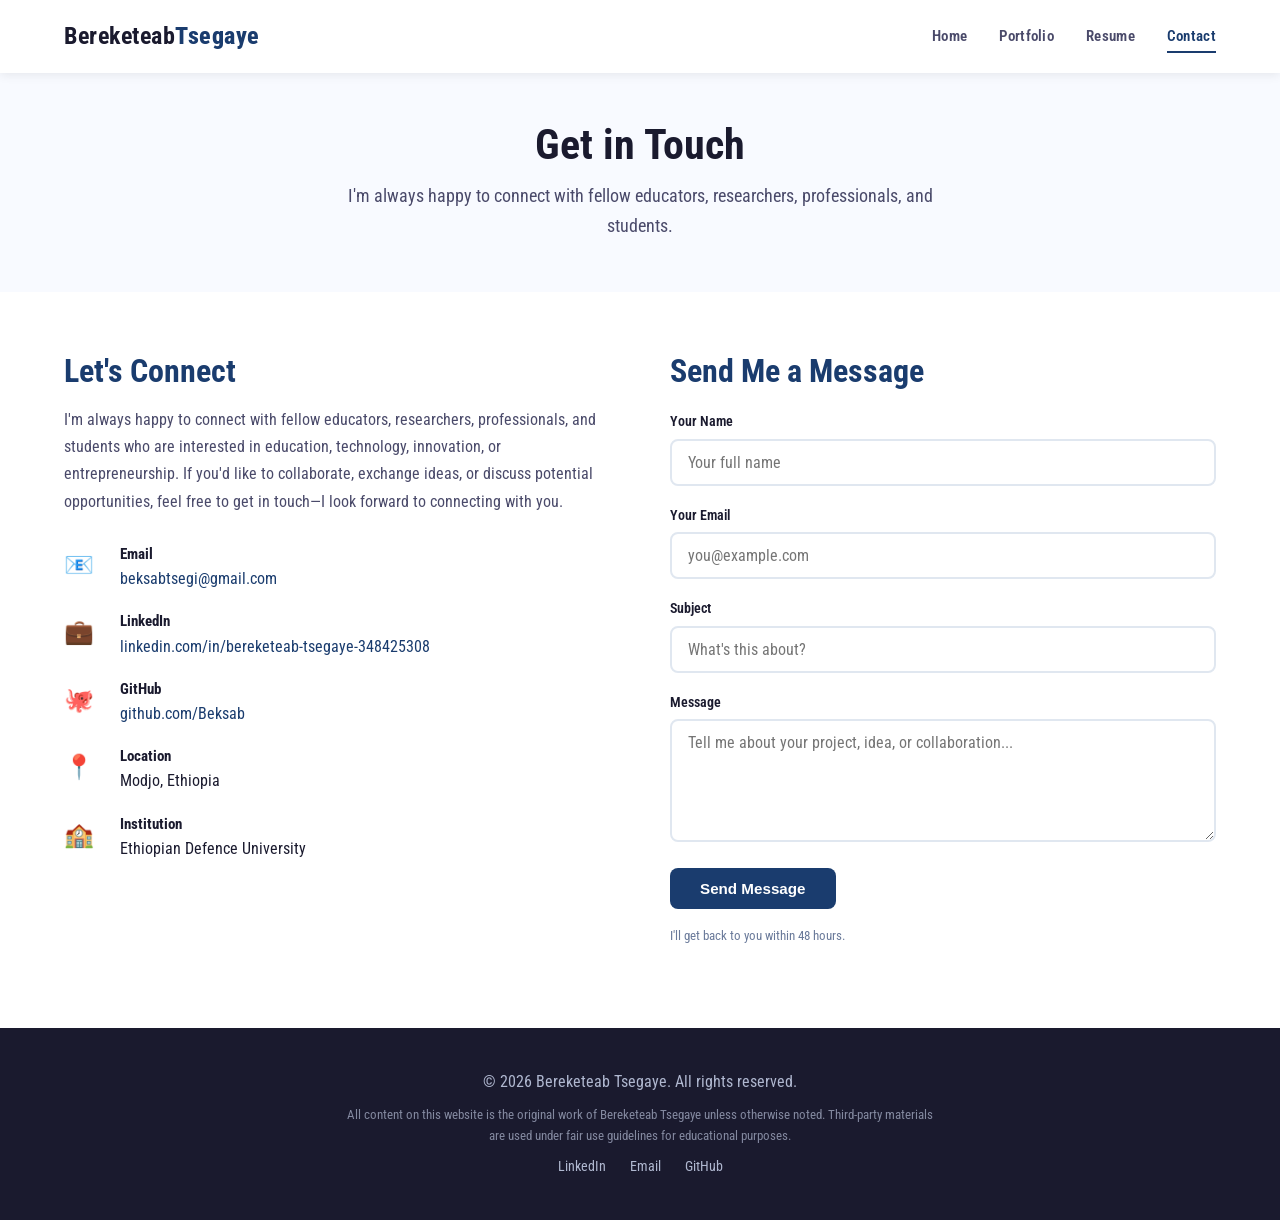
<file: contact.html>
<!DOCTYPE html>
<html lang="en">
<head>
    <meta charset="UTF-8" />
    <meta name="viewport" content="width=device-width, initial-scale=1.0" />
    <title>Contact | Bereketeab Tsegaye</title>
    <link rel="stylesheet" href="css/style.css" />
    <link href="https://fonts.googleapis.com/css2?family=Roboto+Condensed:wght@300;400;600;700&display=swap" rel="stylesheet" />
</head>
<body>

<!-- ===== SCROLL PROGRESS BAR ===== -->
<div class="progress-bar" id="scrollProgress"></div>

<!-- ===== NAVIGATION ===== -->
<header>
    <nav class="navbar">
        <div class="container nav-container">
            <a href="index.html" class="logo">Bereketeab<span>Tsegaye</span></a>
            <ul class="nav-menu">
                <li><a href="index.html">Home</a></li>
                <li><a href="portfolio.html">Portfolio</a></li>
                <li><a href="resume.html">Resume</a></li>
                <li><a href="contact.html" class="active">Contact</a></li>
            </ul>
            <div class="hamburger">
                <span></span>
                <span></span>
                <span></span>
            </div>
        </div>
    </nav>
</header>

<!-- ===== PAGE HEADER ===== -->
<section class="page-header">
    <div class="container">
        <h1>Get in Touch</h1>
        <p>I'm always happy to connect with fellow educators, researchers, professionals, and students.</p>
    </div>
</section>

<!-- ===== CONTACT CONTENT ===== -->
<section class="contact-section">
    <div class="container">
        <div class="contact-grid">

            <!-- Contact Information -->
            <div class="contact-info">
                <h2>Let's Connect</h2>
                <p>I'm always happy to connect with fellow educators, researchers, professionals, and students who are interested in education, technology, innovation, or entrepreneurship. If you'd like to collaborate, exchange ideas, or discuss potential opportunities, feel free to get in touch—I look forward to connecting with you.</p>

                <div class="contact-item">
                    <span class="contact-icon">📧</span>
                    <div>
                        <h4>Email</h4>
                        <p><a href="mailto:beksabtsegi@gmail.com">beksabtsegi@gmail.com</a></p>
                    </div>
                </div>

                <div class="contact-item">
                    <span class="contact-icon">💼</span>
                    <div>
                        <h4>LinkedIn</h4>
                        <p><a href="https://www.linkedin.com/in/bereketeab-tsegaye-348425308" target="_blank">linkedin.com/in/bereketeab-tsegaye-348425308</a></p>
                    </div>
                </div>

                <div class="contact-item">
                    <span class="contact-icon">🐙</span>
                    <div>
                        <h4>GitHub</h4>
                        <p><a href="https://github.com/Beksab" target="_blank">github.com/Beksab</a></p>
                    </div>
                </div>

                <div class="contact-item">
                    <span class="contact-icon">📍</span>
                    <div>
                        <h4>Location</h4>
                        <p>Modjo, Ethiopia</p>
                    </div>
                </div>

                <div class="contact-item">
                    <span class="contact-icon">🏫</span>
                    <div>
                        <h4>Institution</h4>
                        <p>Ethiopian Defence University</p>
                    </div>
                </div>
            </div>

            <!-- Contact Form -->
            <div class="contact-form">
                <h2>Send Me a Message</h2>
                <form action="#" method="POST">
                    <div class="form-group">
                        <label for="name">Your Name</label>
                        <input type="text" id="name" name="name" placeholder="Your full name" required />
                    </div>
                    <div class="form-group">
                        <label for="email">Your Email</label>
                        <input type="email" id="email" name="email" placeholder="you@example.com" required />
                    </div>
                    <div class="form-group">
                        <label for="subject">Subject</label>
                        <input type="text" id="subject" name="subject" placeholder="What's this about?" />
                    </div>
                    <div class="form-group">
                        <label for="message">Message</label>
                        <textarea id="message" name="message" rows="5" placeholder="Tell me about your project, idea, or collaboration..." required></textarea>
                    </div>
                    <button type="submit" class="btn btn-primary">Send Message</button>
                </form>
                <p class="form-note"><small>I'll get back to you within 48 hours.</small></p>
            </div>

        </div>
    </div>
</section>

<!-- ===== FOOTER ===== -->
<footer>
    <div class="container footer-container">
        <p>&copy; <span id="year"></span> Bereketeab Tsegaye. All rights reserved.</p>
        <p class="footer-small">
            All content on this website is the original work of Bereketeab Tsegaye unless otherwise noted.
            Third-party materials are used under fair use guidelines for educational purposes.
        </p>
        <div class="footer-links">
            <a href="https://www.linkedin.com/in/bereketeab-tsegaye-348425308" target="_blank">LinkedIn</a>
            <a href="mailto:beksabtsegi@gmail.com">Email</a>
            <a href="https://github.com/Beksab" target="_blank">GitHub</a>
        </div>
    </div>
</footer>

<script>
    // ===== SCROLL PROGRESS BAR =====
    window.addEventListener('scroll', function() {
        const scrollTop = window.scrollY;
        const docHeight = document.documentElement.scrollHeight - window.innerHeight;
        const progress = (scrollTop / docHeight) * 100;
        document.getElementById('scrollProgress').style.width = progress + '%';
    });

    // ===== AUTO-UPDATING YEAR =====
    document.getElementById('year').textContent = new Date().getFullYear();

    // ===== MOBILE HAMBURGER MENU =====
    document.querySelector('.hamburger').addEventListener('click', function() {
        document.querySelector('.nav-menu').classList.toggle('active');
        this.classList.toggle('active');
    });
</script>

</body>
</html>
</file>
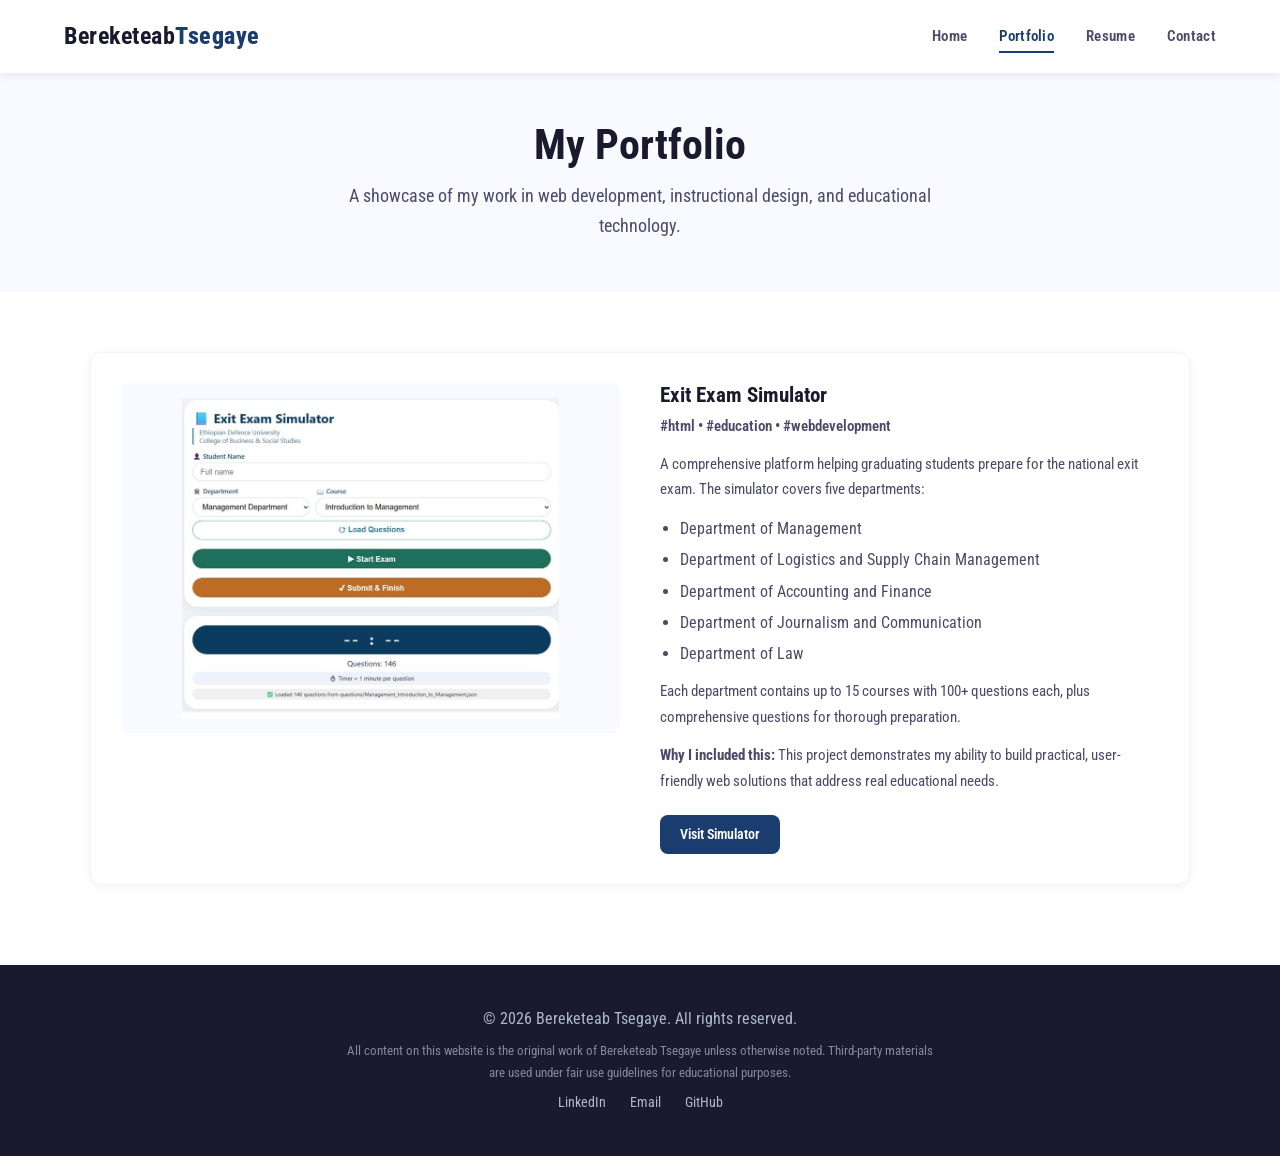
<file: portfolio.html>
<!DOCTYPE html>
<html lang="en">
<head>
    <meta charset="UTF-8" />
    <meta name="viewport" content="width=device-width, initial-scale=1.0" />
    <title>Portfolio | Bereketeab Tsegaye</title>
    <link rel="stylesheet" href="css/style.css" />
    <link href="https://fonts.googleapis.com/css2?family=Roboto+Condensed:wght@300;400;600;700&display=swap" rel="stylesheet" />
</head>
<body>

<!-- ===== SCROLL PROGRESS BAR ===== -->
<div class="progress-bar" id="scrollProgress"></div>

<!-- ===== NAVIGATION ===== -->
<header>
    <nav class="navbar">
        <div class="container nav-container">
            <a href="index.html" class="logo">Bereketeab<span>Tsegaye</span></a>
            <ul class="nav-menu">
                <li><a href="index.html">Home</a></li>
                <li><a href="portfolio.html" class="active">Portfolio</a></li>
                <li><a href="resume.html">Resume</a></li>
                <li><a href="contact.html">Contact</a></li>
            </ul>
            <div class="hamburger">
                <span></span>
                <span></span>
                <span></span>
            </div>
        </div>
    </nav>
</header>

<!-- ===== PAGE HEADER ===== -->
<section class="page-header">
    <div class="container">
        <h1>My Portfolio</h1>
        <p>A showcase of my work in web development, instructional design, and educational technology.</p>
    </div>
</section>

<!-- ===== PORTFOLIO SECTION ===== -->
<section class="portfolio-grid-section">
    <div class="container">
        <div class="portfolio-item featured-portfolio">

            <div class="portfolio-image">
                <img src="images/exit-exam-simulator.jpg" alt="Exit Exam Simulator Screenshot" />
            </div>

            <div class="portfolio-content">
                <h3>Exit Exam Simulator</h3>
                <p class="portfolio-tags">#html • #education • #webdevelopment</p>
                <p>A comprehensive platform helping graduating students prepare for the national exit exam. The simulator covers five departments:</p>
                <ul>
                    <li>Department of Management</li>
                    <li>Department of Logistics and Supply Chain Management</li>
                    <li>Department of Accounting and Finance</li>
                    <li>Department of Journalism and Communication</li>
                    <li>Department of Law</li>
                </ul>
                <p>Each department contains up to 15 courses with 100+ questions each, plus comprehensive questions for thorough preparation.</p>
                <p><strong>Why I included this:</strong> This project demonstrates my ability to build practical, user-friendly web solutions that address real educational needs.</p>
                <a href="https://beksab.github.io/EDU_CBSS_Exit_Exam/Exit_Exam_Simulator.html" target="_blank" class="btn btn-primary btn-small" style="margin-top: 8px;">Visit Simulator</a>
            </div>

        </div>
    </div>
</section>

<!-- ===== FOOTER ===== -->
<footer>
    <div class="container footer-container">
        <p>&copy; <span id="year"></span> Bereketeab Tsegaye. All rights reserved.</p>
        <p class="footer-small">
            All content on this website is the original work of Bereketeab Tsegaye unless otherwise noted.
            Third-party materials are used under fair use guidelines for educational purposes.
        </p>
        <div class="footer-links">
            <a href="https://www.linkedin.com/in/bereketeab-tsegaye-348425308" target="_blank">LinkedIn</a>
            <a href="mailto:beksabtsegi@gmail.com">Email</a>
            <a href="https://github.com/Beksab" target="_blank">GitHub</a>
        </div>
    </div>
</footer>

<script>
    // ===== SCROLL PROGRESS BAR =====
    window.addEventListener('scroll', function() {
        const scrollTop = window.scrollY;
        const docHeight = document.documentElement.scrollHeight - window.innerHeight;
        const progress = (scrollTop / docHeight) * 100;
        document.getElementById('scrollProgress').style.width = progress + '%';
    });

    // ===== AUTO-UPDATING YEAR =====
    document.getElementById('year').textContent = new Date().getFullYear();

    // ===== MOBILE HAMBURGER MENU =====
    document.querySelector('.hamburger').addEventListener('click', function() {
        document.querySelector('.nav-menu').classList.toggle('active');
        this.classList.toggle('active');
    });
</script>

</body>
</html>
</file>
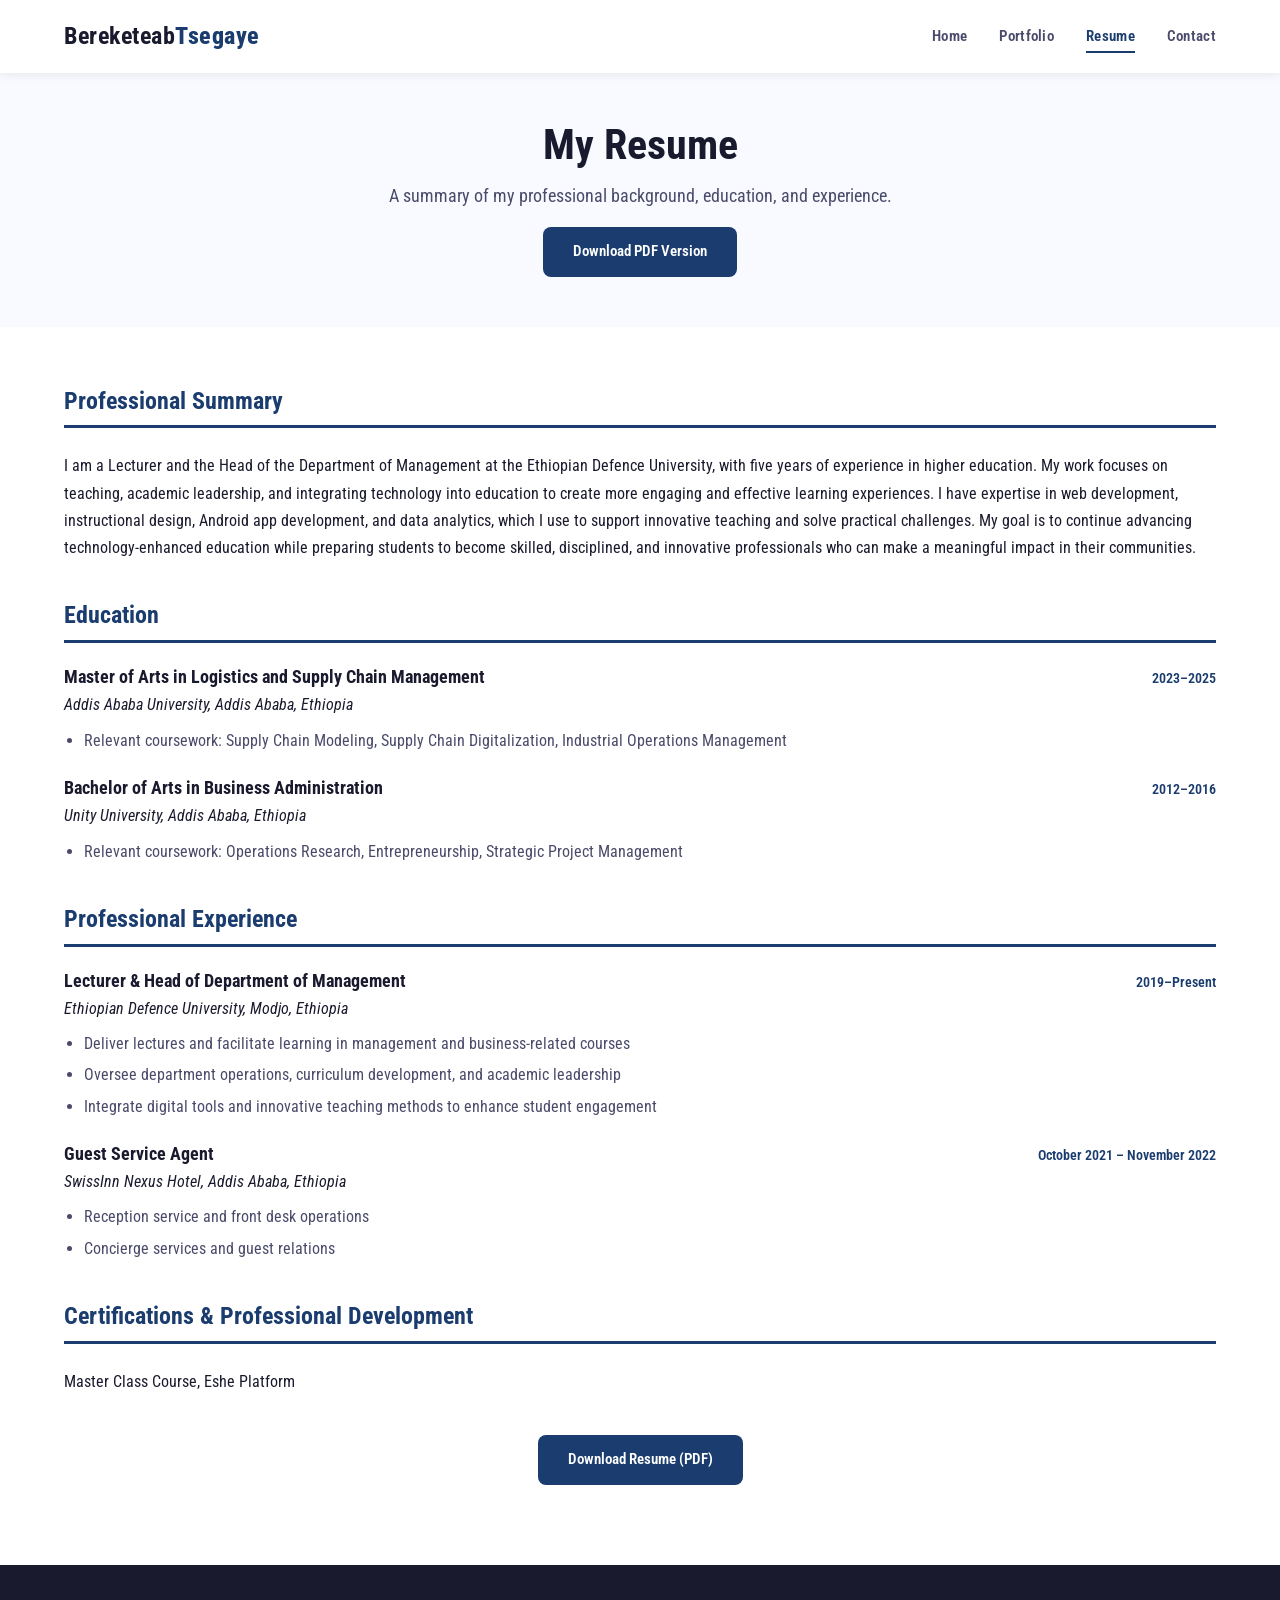
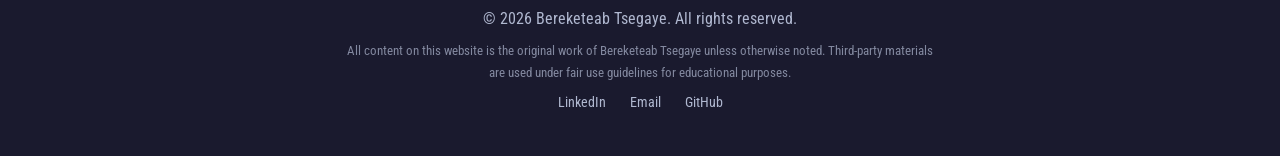
<file: resume.html>
<!DOCTYPE html>
<html lang="en">
<head>
    <meta charset="UTF-8" />
    <meta name="viewport" content="width=device-width, initial-scale=1.0" />
    <title>Resume | Bereketeab Tsegaye</title>
    <link rel="stylesheet" href="css/style.css" />
    <link href="https://fonts.googleapis.com/css2?family=Roboto+Condensed:wght@300;400;600;700&display=swap" rel="stylesheet" />
</head>
<body>

<!-- ===== SCROLL PROGRESS BAR ===== -->
<div class="progress-bar" id="scrollProgress"></div>

<!-- ===== NAVIGATION ===== -->
<header>
    <nav class="navbar">
        <div class="container nav-container">
            <a href="index.html" class="logo">Bereketeab<span>Tsegaye</span></a>
            <ul class="nav-menu">
                <li><a href="index.html">Home</a></li>
                <li><a href="portfolio.html">Portfolio</a></li>
                <li><a href="resume.html" class="active">Resume</a></li>
                <li><a href="contact.html">Contact</a></li>
            </ul>
            <div class="hamburger">
                <span></span>
                <span></span>
                <span></span>
            </div>
        </div>
    </nav>
</header>

<!-- ===== PAGE HEADER ===== -->
<section class="page-header">
    <div class="container">
        <h1>My Resume</h1>
        <p>A summary of my professional background, education, and experience.</p>
        <a href="assets/resume.pdf" class="btn btn-primary" style="margin-top: 15px;" download>Download PDF Version</a>
    </div>
</section>

<!-- ===== RESUME CONTENT ===== -->
<section class="resume-section">
    <div class="container">

        <!-- Professional Summary -->
        <div class="resume-block">
            <h2>Professional Summary</h2>
            <p>I am a Lecturer and the Head of the Department of Management at the Ethiopian Defence University, with five years of experience in higher education. My work focuses on teaching, academic leadership, and integrating technology into education to create more engaging and effective learning experiences. I have expertise in web development, instructional design, Android app development, and data analytics, which I use to support innovative teaching and solve practical challenges. My goal is to continue advancing technology-enhanced education while preparing students to become skilled, disciplined, and innovative professionals who can make a meaningful impact in their communities.</p>
        </div>

        <!-- Education -->
        <div class="resume-block">
            <h2>Education</h2>

            <div class="resume-item">
                <div class="resume-header">
                    <h3>Master of Arts in Logistics and Supply Chain Management</h3>
                    <span class="resume-date">2023–2025</span>
                </div>
                <p><em>Addis Ababa University, Addis Ababa, Ethiopia</em></p>
                <ul>
                    <li>Relevant coursework: Supply Chain Modeling, Supply Chain Digitalization, Industrial Operations Management</li>
                </ul>
            </div>

            <div class="resume-item">
                <div class="resume-header">
                    <h3>Bachelor of Arts in Business Administration</h3>
                    <span class="resume-date">2012–2016</span>
                </div>
                <p><em>Unity University, Addis Ababa, Ethiopia</em></p>
                <ul>
                    <li>Relevant coursework: Operations Research, Entrepreneurship, Strategic Project Management</li>
                </ul>
            </div>
        </div>

        <!-- Experience -->
        <div class="resume-block">
            <h2>Professional Experience</h2>

            <div class="resume-item">
                <div class="resume-header">
                    <h3>Lecturer &amp; Head of Department of Management</h3>
                    <span class="resume-date">2019–Present</span>
                </div>
                <p><em>Ethiopian Defence University, Modjo, Ethiopia</em></p>
                <ul>
                    <li>Deliver lectures and facilitate learning in management and business-related courses</li>
                    <li>Oversee department operations, curriculum development, and academic leadership</li>
                    <li>Integrate digital tools and innovative teaching methods to enhance student engagement</li>
                </ul>
            </div>

            <div class="resume-item">
                <div class="resume-header">
                    <h3>Guest Service Agent</h3>
                    <span class="resume-date">October 2021 – November 2022</span>
                </div>
                <p><em>SwissInn Nexus Hotel, Addis Ababa, Ethiopia</em></p>
                <ul>
                    <li>Reception service and front desk operations</li>
                    <li>Concierge services and guest relations</li>
                </ul>
            </div>
        </div>

        <!-- Certifications -->
        <div class="resume-block">
            <h2>Certifications &amp; Professional Development</h2>
            <ul>
                <li>Master Class Course, Eshe Platform</li>
            </ul>
        </div>

        <!-- Download Button -->
        <div class="text-center" style="margin-top: 40px;">
            <a href="assets/resume.pdf" class="btn btn-primary" download>Download Resume (PDF)</a>
        </div>

    </div>
</section>

<!-- ===== FOOTER ===== -->
<footer>
    <div class="container footer-container">
        <p>&copy; <span id="year"></span> Bereketeab Tsegaye. All rights reserved.</p>
        <p class="footer-small">
            All content on this website is the original work of Bereketeab Tsegaye unless otherwise noted.
            Third-party materials are used under fair use guidelines for educational purposes.
        </p>
        <div class="footer-links">
            <a href="https://www.linkedin.com/in/bereketeab-tsegaye-348425308" target="_blank">LinkedIn</a>
            <a href="mailto:beksabtsegi@gmail.com">Email</a>
            <a href="https://github.com/Beksab" target="_blank">GitHub</a>
        </div>
    </div>
</footer>

<script>
    // ===== SCROLL PROGRESS BAR =====
    window.addEventListener('scroll', function() {
        const scrollTop = window.scrollY;
        const docHeight = document.documentElement.scrollHeight - window.innerHeight;
        const progress = (scrollTop / docHeight) * 100;
        document.getElementById('scrollProgress').style.width = progress + '%';
    });

    // ===== AUTO-UPDATING YEAR =====
    document.getElementById('year').textContent = new Date().getFullYear();

    // ===== MOBILE HAMBURGER MENU =====
    document.querySelector('.hamburger').addEventListener('click', function() {
        document.querySelector('.nav-menu').classList.toggle('active');
        this.classList.toggle('active');
    });
</script>

</body>
</html>
</file>
<file: css/style.css>
/* ===== RESET & BASE ===== */
* {
    margin: 0;
    padding: 0;
    box-sizing: border-box;
}

body {
    font-family: 'Roboto Condensed', -apple-system, BlinkMacSystemFont, sans-serif;
    font-size: 16px;
    line-height: 1.7;
    color: #1a1a2e;
    background: #ffffff;
}

img {
    max-width: 100%;
    height: auto;
    display: block;
}

a {
    text-decoration: none;
    color: inherit;
}

ul {
    list-style: none;
}

.container {
    width: 100%;
    max-width: 1200px;
    margin: 0 auto;
    padding: 0 24px;
}

/* ===== SCROLL PROGRESS BAR ===== */
.progress-bar {
    position: fixed;
    top: 0;
    left: 0;
    width: 0%;
    height: 4px;
    background: #1a3c6e;
    z-index: 9999;
    transition: width 0.1s;
}

/* ===== TYPOGRAPHY ===== */
h1, h2, h3, h4 {
    font-weight: 700;
    line-height: 1.2;
    color: #1a1a2e;
}

h1 { font-size: 2.8rem; }
h2 { font-size: 2rem; }
h3 { font-size: 1.3rem; }

.section-title {
    text-align: center;
    font-size: 2.2rem;
    margin-bottom: 40px;
    position: relative;
}

.section-title::after {
    content: '';
    display: block;
    width: 60px;
    height: 4px;
    background: #1a3c6e;
    margin: 10px auto 0;
    border-radius: 2px;
}

/* ===== BUTTONS ===== */
.btn {
    display: inline-block;
    padding: 12px 30px;
    border-radius: 8px;
    font-weight: 600;
    font-size: 0.95rem;
    transition: all 0.3s ease;
    cursor: pointer;
    text-align: center;
    border: none;
}

.btn-primary {
    background: #1a3c6e;
    color: #fff;
}

.btn-primary:hover {
    background: #0f2a4f;
    transform: translateY(-2px);
    box-shadow: 0 6px 20px rgba(26, 60, 110, 0.3);
}

.btn-secondary {
    background: transparent;
    color: #1a3c6e;
    border: 2px solid #1a3c6e;
}

.btn-secondary:hover {
    background: #1a3c6e;
    color: #fff;
    transform: translateY(-2px);
}

.btn-small {
    padding: 8px 20px;
    font-size: 0.85rem;
}

.text-center {
    text-align: center;
}

.highlight {
    color: #1a3c6e;
}

/* ===== NAVIGATION ===== */
.navbar {
    position: fixed;
    top: 0;
    left: 0;
    width: 100%;
    background: #ffffff;
    box-shadow: 0 2px 10px rgba(0,0,0,0.08);
    z-index: 1000;
    padding: 16px 0;
}

.nav-container {
    display: flex;
    justify-content: space-between;
    align-items: center;
}

.logo {
    font-size: 1.5rem;
    font-weight: 700;
    color: #1a1a2e;
    letter-spacing: 0.5px;
}

.logo span {
    color: #1a3c6e;
    font-weight: 800;
}

.nav-menu {
    display: flex;
    gap: 32px;
    align-items: center;
}

.nav-menu a {
    font-weight: 600;
    color: #4a4a6a;
    padding: 6px 0;
    border-bottom: 2px solid transparent;
    transition: all 0.3s ease;
    font-size: 0.95rem;
    letter-spacing: 0.3px;
}

.nav-menu a:hover,
.nav-menu a.active {
    color: #1a3c6e;
    border-bottom-color: #1a3c6e;
}

.hamburger {
    display: none;
    flex-direction: column;
    gap: 6px;
    cursor: pointer;
}

.hamburger span {
    display: block;
    width: 28px;
    height: 3px;
    background: #1a1a2e;
    border-radius: 2px;
    transition: 0.3s ease;
}

/* Mobile Navigation */
@media (max-width: 768px) {
    .hamburger {
        display: flex;
    }

    .nav-menu {
        display: none;
        position: absolute;
        top: 100%;
        left: 0;
        width: 100%;
        background: #ffffff;
        flex-direction: column;
        padding: 20px 0;
        gap: 0;
        box-shadow: 0 6px 20px rgba(0,0,0,0.08);
    }

    .nav-menu.active {
        display: flex;
    }

    .nav-menu a {
        display: block;
        padding: 12px 24px;
        border-bottom: none;
        width: 100%;
        border-left: 3px solid transparent;
    }

    .nav-menu a:hover,
    .nav-menu a.active {
        background: #f0f4ff;
        border-bottom: none;
        border-left-color: #1a3c6e;
    }
}

/* ===== HERO SECTION ===== */
.hero {
    padding: 140px 0 80px;
    background: linear-gradient(135deg, #f8faff 0%, #eef4ff 100%);
    position: relative;
    overflow: hidden;
}

#particles-js {
    position: absolute;
    top: 0;
    left: 0;
    width: 100%;
    height: 100%;
    z-index: 0;
}

.hero-container {
    display: grid;
    grid-template-columns: 1fr 1fr;
    gap: 60px;
    align-items: center;
    position: relative;
    z-index: 1;
}

.hero-tag {
    font-weight: 600;
    color: #1a3c6e;
    text-transform: uppercase;
    letter-spacing: 2px;
    font-size: 0.8rem;
    margin-bottom: 12px;
}

.hero h1 {
    font-size: 3.2rem;
    margin-bottom: 20px;
    min-height: 65px;
}

.hero-description {
    font-size: 1.15rem;
    color: #4a4a6a;
    max-width: 500px;
    margin-bottom: 30px;
}

.hero-buttons {
    display: flex;
    gap: 16px;
    flex-wrap: wrap;
}

.hero-image {
    display: flex;
    justify-content: center;
    align-items: center;
}

.profile-placeholder {
    width: 400px;
    height: 400px;
    border-radius: 50%;
    overflow: hidden;
    border: 4px solid #1a3c6e;
    box-shadow: 0 12px 40px rgba(26, 60, 110, 0.15);
}

.profile-img {
    width: 100%;
    height: 100%;
    object-fit: cover;
}

@media (max-width: 992px) {
    .hero-container {
        grid-template-columns: 1fr;
        text-align: center;
    }

    .hero-description {
        margin-left: auto;
        margin-right: auto;
    }

    .hero-buttons {
        justify-content: center;
    }

    .profile-placeholder {
        width: 280px;
        height: 280px;
    }

    .hero h1 {
        font-size: 2.4rem;
        min-height: 50px;
    }
}

/* ===== SKILLS SECTION ===== */
.skills {
    padding: 80px 0;
    background: #ffffff;
}

.skills-grid {
    display: grid;
    grid-template-columns: repeat(auto-fit, minmax(240px, 1fr));
    gap: 30px;
}

.skill-card {
    background: #f8faff;
    padding: 30px 24px;
    border-radius: 12px;
    text-align: center;
    transition: 0.4s ease;
    border: 1px solid #eef4ff;
    opacity: 0;
    transform: translateY(30px);
    animation: fadeInUp 0.6s ease forwards;
}

.skill-card:nth-child(1) { animation-delay: 0.05s; }
.skill-card:nth-child(2) { animation-delay: 0.15s; }
.skill-card:nth-child(3) { animation-delay: 0.3s; }
.skill-card:nth-child(4) { animation-delay: 0.45s; }

.skill-card:hover {
    transform: translateY(-6px);
    box-shadow: 0 12px 30px rgba(0,0,0,0.08);
}

@keyframes fadeInUp {
    to {
        opacity: 1;
        transform: translateY(0);
    }
}

.skill-icon {
    font-size: 2.8rem;
    margin-bottom: 16px;
}

.skill-card h3 {
    margin-bottom: 10px;
    font-size: 1.1rem;
    color: #1a3c6e;
}

.skill-card p {
    color: #4a4a6a;
    font-size: 0.95rem;
}

/* ===== FEATURED WORK ===== */
.featured-work {
    padding: 80px 0;
    background: #f8faff;
}

.work-grid {
    display: grid;
    grid-template-columns: 1fr;
    gap: 30px;
    max-width: 900px;
    margin: 0 auto;
}

.work-card {
    background: #ffffff;
    border-radius: 12px;
    overflow: hidden;
    box-shadow: 0 4px 16px rgba(0,0,0,0.06);
    transition: 0.4s ease;
    opacity: 0;
    transform: translateY(30px);
    animation: fadeInUp 0.6s ease 0.2s forwards;
}

.work-card:hover {
    transform: translateY(-6px);
    box-shadow: 0 12px 30px rgba(0,0,0,0.1);
}

.work-image {
    position: relative;
    background: #e8edf5;
    min-height: 300px;
    display: flex;
    align-items: center;
    justify-content: center;
}

.work-image img {
    width: 100%;
    height: 350px;
    object-fit: contain;
    background: #f8faff;
    padding: 10px;
}

.work-overlay {
    position: absolute;
    inset: 0;
    background: rgba(26, 60, 110, 0.85);
    display: flex;
    align-items: center;
    justify-content: center;
    opacity: 0;
    transition: 0.3s ease;
}

.work-card:hover .work-overlay {
    opacity: 1;
}

.work-info {
    padding: 20px 24px 24px;
}

.work-info h3 {
    margin-bottom: 6px;
}

.work-tag {
    font-size: 0.8rem;
    color: #1a3c6e;
    font-weight: 600;
    margin-bottom: 10px;
}

.work-info p {
    color: #4a4a6a;
    font-size: 0.95rem;
}

/* ===== PAGE HEADER ===== */
.page-header {
    padding: 120px 0 50px;
    background: #f8faff;
    text-align: center;
}

.page-header h1 {
    font-size: 2.6rem;
    margin-bottom: 12px;
}

.page-header p {
    font-size: 1.1rem;
    color: #4a4a6a;
    max-width: 600px;
    margin: 0 auto;
}

/* ===== PORTFOLIO PAGE ===== */
.portfolio-grid-section {
    padding: 60px 0 80px;
}

.portfolio-item {
    display: grid;
    grid-template-columns: 1fr 1fr;
    gap: 40px;
    align-items: start;
    background: #ffffff;
    padding: 30px;
    border-radius: 12px;
    box-shadow: 0 2px 12px rgba(0,0,0,0.05);
    border: 1px solid #eef4ff;
    max-width: 1100px;
    margin: 0 auto;
    opacity: 0;
    transform: translateY(30px);
    animation: fadeInUp 0.6s ease 0.15s forwards;
}

.featured-portfolio {
    grid-template-columns: 1fr 1fr;
}

.portfolio-image {
    background: #e8edf5;
    border-radius: 8px;
    overflow: hidden;
    min-height: 300px;
    display: flex;
    align-items: center;
    justify-content: center;
}

.portfolio-image img {
    width: 100%;
    height: 350px;
    object-fit: contain;
    background: #f8faff;
    padding: 15px;
}

.portfolio-content h3 {
    margin-bottom: 6px;
}

.portfolio-tags {
    font-size: 0.8rem;
    color: #1a3c6e;
    font-weight: 600;
    margin-bottom: 12px;
}

.portfolio-content p {
    color: #4a4a6a;
    margin-bottom: 12px;
    font-size: 0.95rem;
}

.portfolio-content ul {
    list-style: disc;
    padding-left: 20px;
    color: #4a4a6a;
    margin-bottom: 12px;
}

.portfolio-content ul li {
    margin-bottom: 4px;
}

.portfolio-content .btn {
    margin-top: 8px;
}

@media (max-width: 768px) {
    .portfolio-item {
        grid-template-columns: 1fr;
        gap: 20px;
        padding: 20px;
    }

    .portfolio-image {
        min-height: 200px;
    }

    .portfolio-image img {
        height: 250px;
        padding: 10px;
    }

    .work-image {
        min-height: 200px;
    }

    .work-image img {
        height: 250px;
    }
}

/* ===== RESUME PAGE ===== */
.resume-section {
    padding: 60px 0 80px;
}

.resume-block {
    margin-bottom: 40px;
    opacity: 0;
    transform: translateY(20px);
    animation: fadeInUp 0.5s ease forwards;
}

.resume-block:nth-child(1) { animation-delay: 0.05s; }
.resume-block:nth-child(2) { animation-delay: 0.15s; }
.resume-block:nth-child(3) { animation-delay: 0.25s; }
.resume-block:nth-child(4) { animation-delay: 0.35s; }

.resume-block h2 {
    font-size: 1.5rem;
    border-bottom: 3px solid #1a3c6e;
    padding-bottom: 10px;
    margin-bottom: 24px;
    color: #1a3c6e;
}

.resume-item {
    margin-bottom: 24px;
}

.resume-header {
    display: flex;
    justify-content: space-between;
    align-items: flex-start;
    flex-wrap: wrap;
    gap: 8px;
}

.resume-header h3 {
    font-size: 1.1rem;
    margin-bottom: 2px;
}

.resume-date {
    font-weight: 600;
    color: #1a3c6e;
    font-size: 0.9rem;
    white-space: nowrap;
}

.resume-item ul {
    list-style: disc;
    padding-left: 20px;
    margin-top: 8px;
}

.resume-item ul li {
    color: #4a4a6a;
    margin-bottom: 4px;
}

/* ===== CONTACT PAGE ===== */
.contact-section {
    padding: 60px 0 80px;
}

.contact-grid {
    display: grid;
    grid-template-columns: 1fr 1fr;
    gap: 60px;
}

.contact-info {
    opacity: 0;
    transform: translateX(-20px);
    animation: fadeInLeft 0.6s ease 0.1s forwards;
}

.contact-info h2 {
    margin-bottom: 16px;
    color: #1a3c6e;
}

.contact-info > p {
    color: #4a4a6a;
    margin-bottom: 30px;
}

.contact-item {
    display: flex;
    gap: 16px;
    align-items: flex-start;
    margin-bottom: 20px;
}

.contact-icon {
    font-size: 1.5rem;
    width: 40px;
}

.contact-item h4 {
    font-size: 0.95rem;
    margin-bottom: 2px;
}

.contact-item a {
    color: #1a3c6e;
    transition: 0.3s ease;
}

.contact-item a:hover {
    color: #0f2a4f;
}

.contact-form {
    opacity: 0;
    transform: translateX(20px);
    animation: fadeInRight 0.6s ease 0.2s forwards;
}

@keyframes fadeInLeft {
    to { opacity: 1; transform: translateX(0); }
}

@keyframes fadeInRight {
    to { opacity: 1; transform: translateX(0); }
}

.contact-form h2 {
    margin-bottom: 20px;
    color: #1a3c6e;
}

.form-group {
    margin-bottom: 18px;
}

.form-group label {
    display: block;
    font-weight: 600;
    font-size: 0.9rem;
    margin-bottom: 4px;
}

.form-group input,
.form-group textarea {
    width: 100%;
    padding: 12px 16px;
    border: 2px solid #e0e7f0;
    border-radius: 8px;
    font-family: inherit;
    font-size: 1rem;
    transition: 0.3s ease;
}

.form-group input:focus,
.form-group textarea:focus {
    outline: none;
    border-color: #1a3c6e;
    box-shadow: 0 0 0 4px rgba(26, 60, 110, 0.1);
}

.form-note {
    margin-top: 12px;
    color: #6a7a9a;
}

@media (max-width: 768px) {
    .contact-grid {
        grid-template-columns: 1fr;
        gap: 40px;
    }

    .contact-info {
        transform: translateY(-20px);
        animation-name: fadeInUp;
    }

    .contact-form {
        transform: translateY(20px);
        animation-name: fadeInUp;
    }
}

/* ===== FOOTER ===== */
footer {
    background: #1a1a2e;
    color: #b0b8d0;
    padding: 40px 0;
    text-align: center;
}

.footer-container p {
    margin-bottom: 8px;
}

.footer-small {
    font-size: 0.8rem;
    opacity: 0.7;
    max-width: 600px;
    margin: 0 auto 16px;
}

.footer-links {
    display: flex;
    justify-content: center;
    gap: 24px;
    flex-wrap: wrap;
}

.footer-links a {
    color: #b0b8d0;
    transition: 0.3s ease;
    font-size: 0.9rem;
}

.footer-links a:hover {
    color: #ffffff;
}

/* ===== RESPONSIVE FIXES ===== */
@media (max-width: 768px) {
    h1 { font-size: 2rem; }
    h2 { font-size: 1.6rem; }
    .section-title { font-size: 1.8rem; }
    .page-header h1 { font-size: 2rem; }
}
</file>
